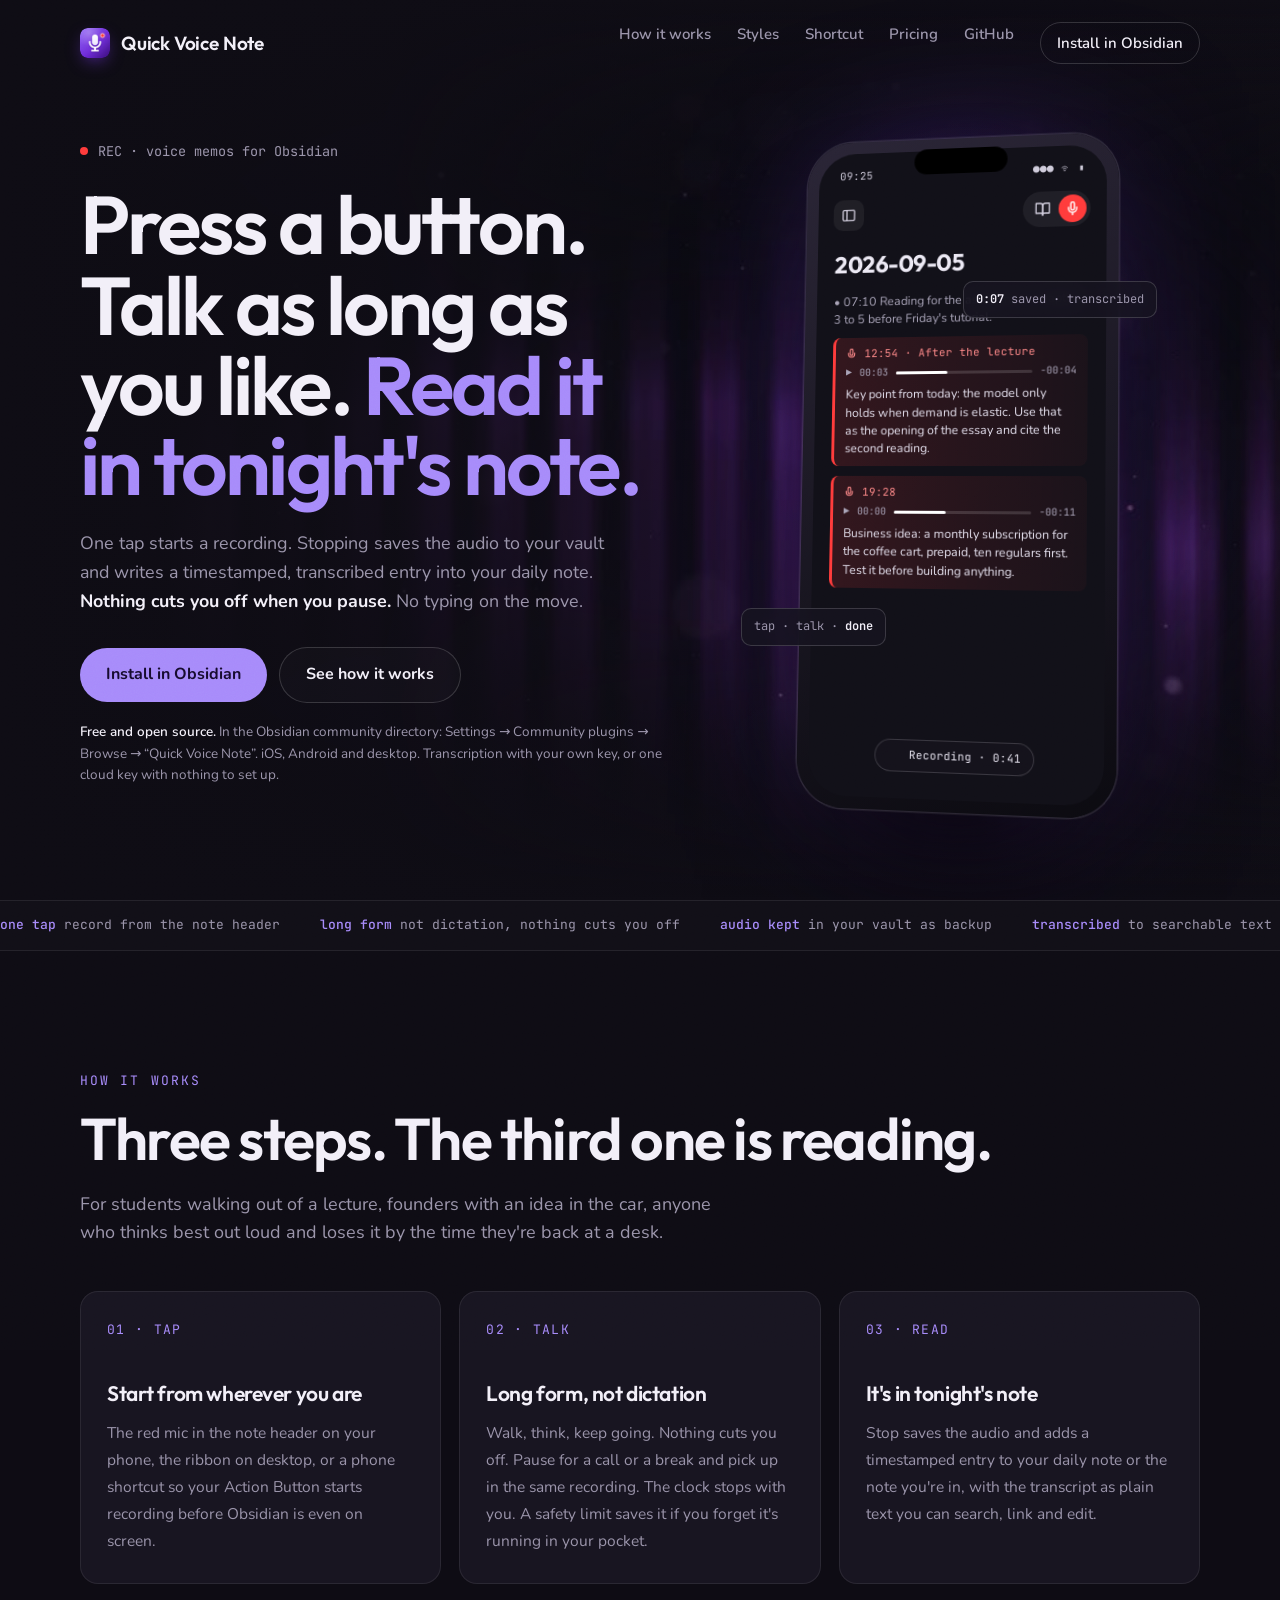
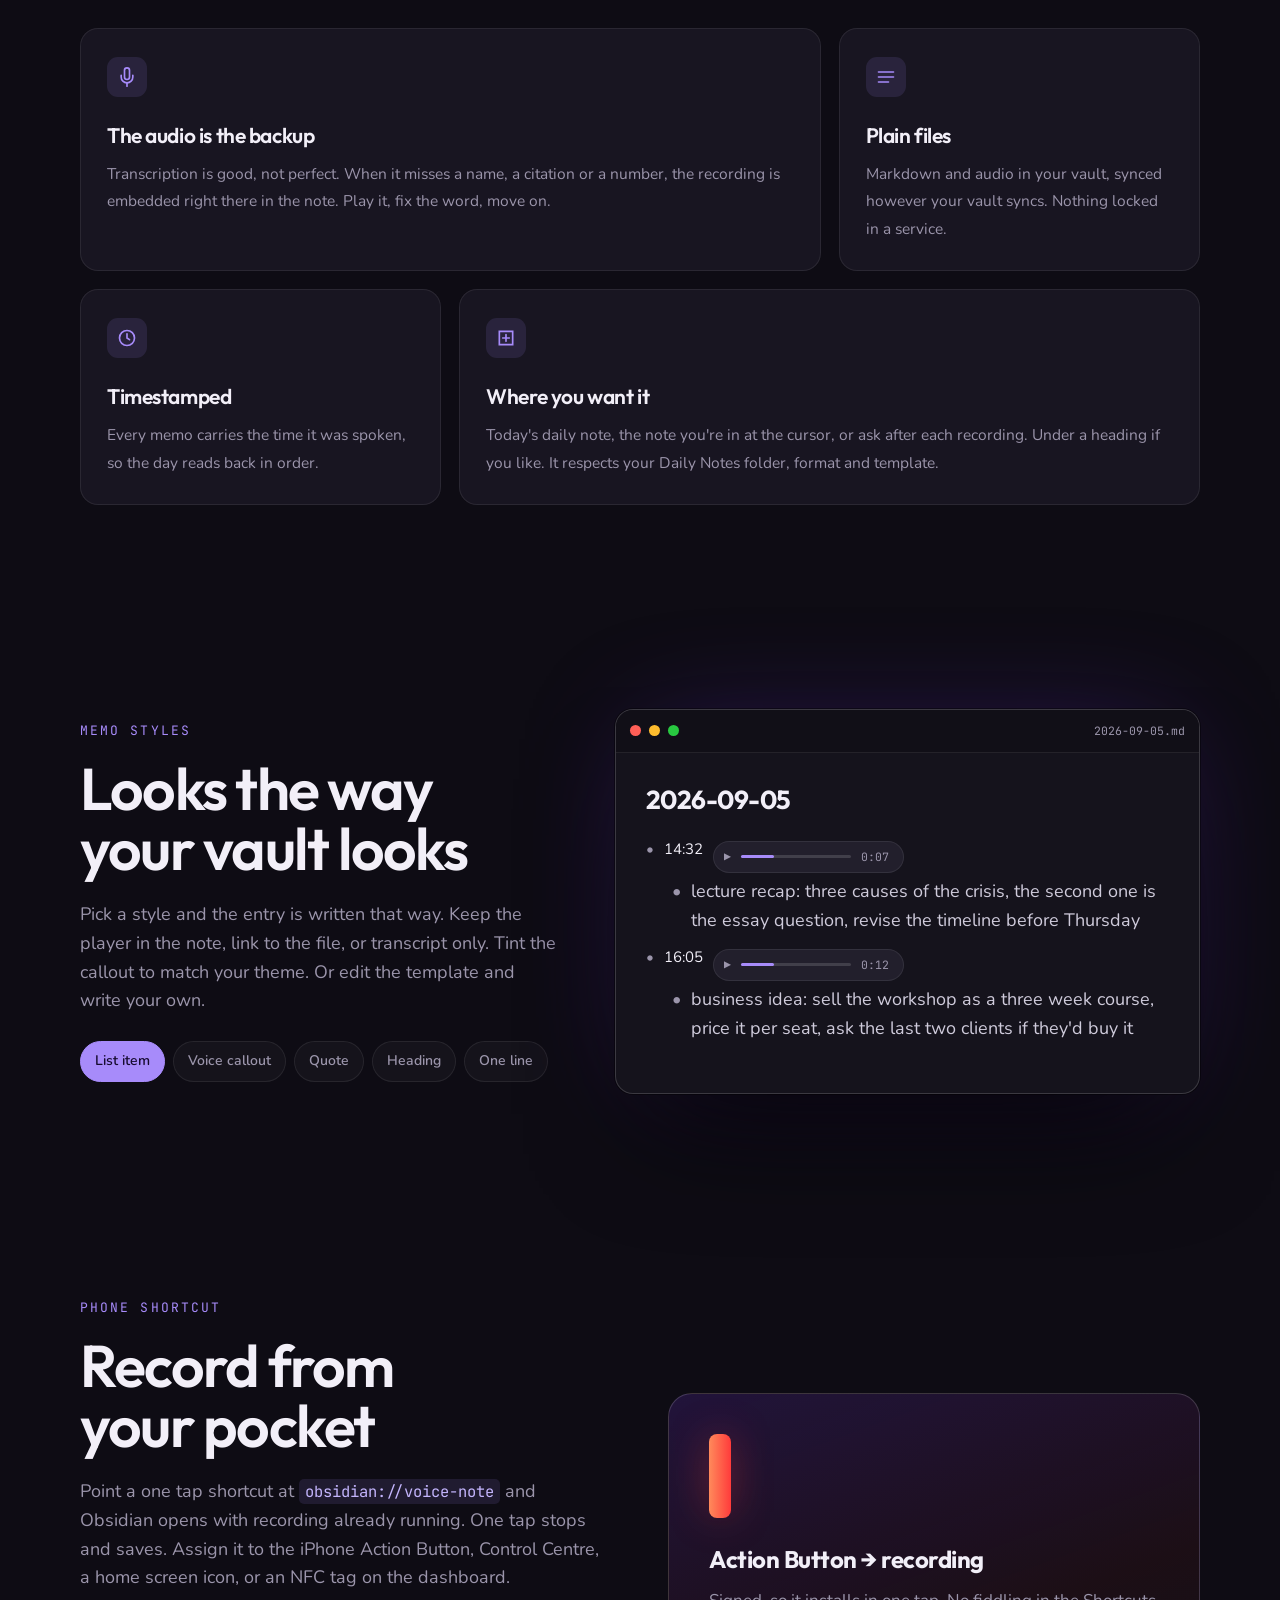
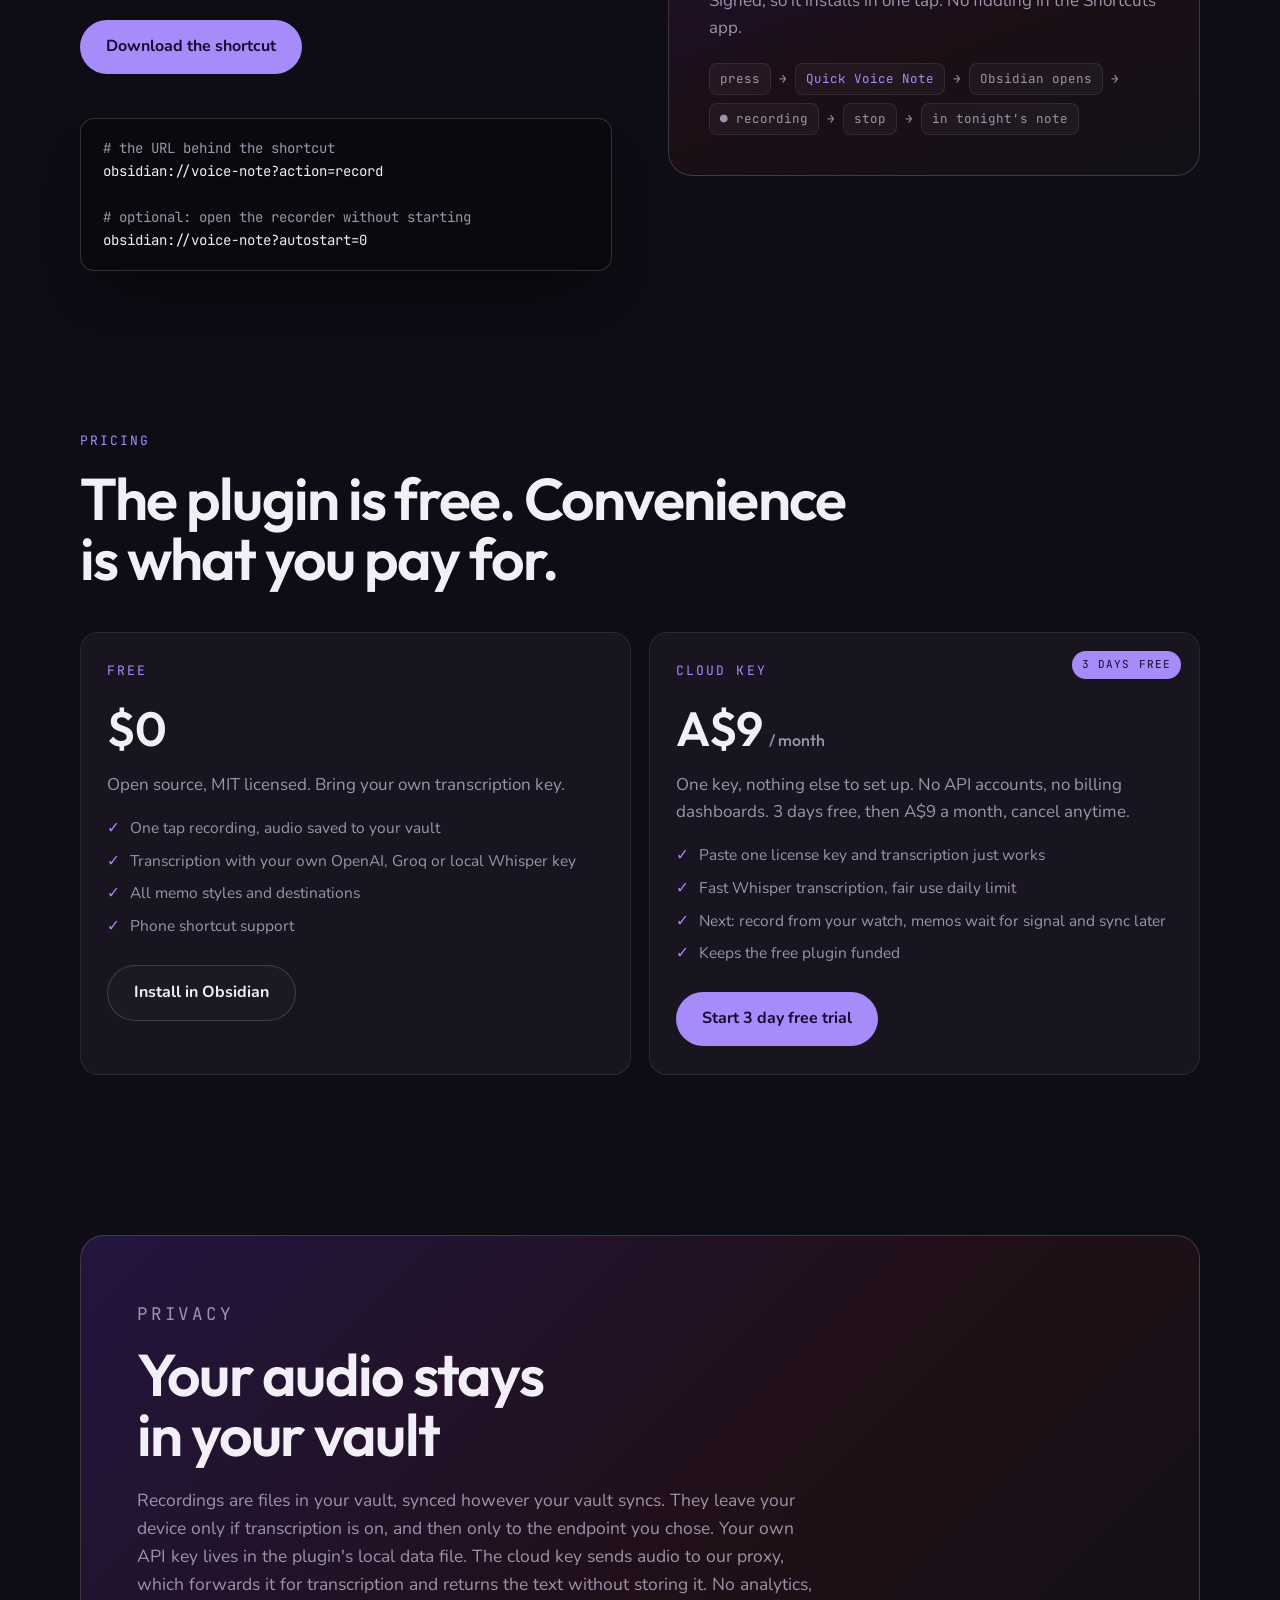
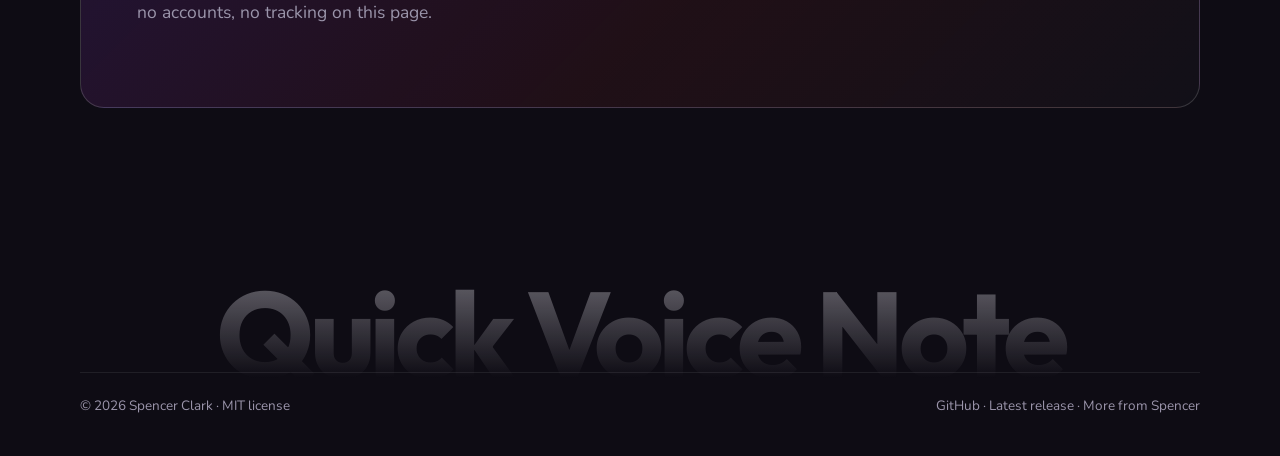
<file: docs/index.html>
<!doctype html>
<html lang="en">
<head>
<meta charset="utf-8">
<meta name="viewport" content="width=device-width, initial-scale=1">
<title>Quick Voice Note for Obsidian</title>
<meta name="description" content="Press a button, talk as long as you like, read it in tonight's note. Quick Voice Note records long voice memos into your Obsidian vault and turns them into readable text. For lecture recaps, study notes, business ideas and every thought that arrives away from your desk.">
<link rel="canonical" href="https://quickvoicenote.com/">
<link rel="icon" href="img/icon-64.png" type="image/png">
<link rel="apple-touch-icon" href="img/icon-256.png">
<meta property="og:title" content="Quick Voice Note">
<meta property="og:description" content="Press a button. Talk as long as you like. Read it in tonight's note. Voice memos for Obsidian, transcribed into your daily note.">
<meta property="og:url" content="https://quickvoicenote.com/">
<meta property="og:image" content="https://quickvoicenote.com/img/icon-512.png">
<meta property="og:type" content="website">
<meta name="theme-color" content="#0e0c14">
<link rel="preconnect" href="https://fonts.googleapis.com">
<link rel="preconnect" href="https://fonts.gstatic.com" crossorigin>
<link rel="stylesheet" href="https://fonts.googleapis.com/css2?family=Outfit:wght@500;600;700&family=Nunito:wght@400;600;700&family=JetBrains+Mono:wght@400;500&display=swap">
<style>
  :root {
    --ground: #0e0c14; --ground-2: #16131f;
    --surface: rgba(30, 26, 40, .72);
    --line: rgba(255,255,255,.08); --line-strong: rgba(255,255,255,.16);
    --text: #f2eff8; --muted: #9b95ab;
    --accent: #a78bfa; --accent-2: #c4b5fd; --accent-ink: #160b2e;
    --violet: #7c3aed; --rec: #ff3b3b; --rec-soft: rgba(255,59,59,.14);
    --chip: #f0b8c4; --chip-bg: rgba(240,184,196,.10);
    --display: "Outfit", "Nunito", system-ui, sans-serif;
    --body: "Nunito", system-ui, sans-serif;
    --mono: "JetBrains Mono", ui-monospace, monospace;
    --ease: cubic-bezier(.16, 1, .3, 1);
  }
  * { box-sizing: border-box; }
  html { scroll-behavior: smooth; }
  body { margin: 0; background: var(--ground); color: var(--text); font-family: var(--body); font-size: 17px; line-height: 1.6; overflow-x: hidden; }
  a { color: var(--accent); text-underline-offset: 3px; }
  a:focus-visible, button:focus-visible { outline: 2px solid var(--accent); outline-offset: 3px; border-radius: 2px; }
  ::selection { background: var(--accent); color: var(--accent-ink); }
  .wrap { width: min(1120px, 100% - 48px); margin: 0 auto; }
  code { font-family: var(--mono); font-size: .86em; color: var(--accent-2); background: rgba(167,139,250,.12); padding: 2px 6px; border-radius: 5px; }

  .grain { position: fixed; inset: -50%; width: 200%; height: 200%; pointer-events: none; z-index: 60; opacity: .06; mix-blend-mode: overlay;
    background-image: url("data:image/svg+xml,%3Csvg xmlns='http://www.w3.org/2000/svg' width='300' height='300'%3E%3Cfilter id='n'%3E%3CfeTurbulence type='fractalNoise' baseFrequency='.9' numOctaves='2' stitchTiles='stitch'/%3E%3C/filter%3E%3Crect width='100%25' height='100%25' filter='url(%23n)'/%3E%3C/svg%3E");
    animation: grain 1.2s steps(6) infinite; }
  @keyframes grain { 0% { transform: translate(0,0) } 20% { transform: translate(-3%,2%) } 40% { transform: translate(2%,-4%) } 60% { transform: translate(-4%,-1%) } 80% { transform: translate(3%,3%) } 100% { transform: translate(0,0) } }
  .glow { position: fixed; left: 0; top: 0; width: 760px; height: 760px; pointer-events: none; z-index: 0; border-radius: 50%;
    background: radial-gradient(closest-side, rgba(124,58,237,.16), rgba(124,58,237,.05) 45%, transparent 70%); will-change: transform; }

  nav { position: fixed; top: 0; left: 0; right: 0; z-index: 50; padding: 22px 0; transition: padding .3s var(--ease), background .3s; }
  nav.scrolled { padding: 12px 0; background: rgba(14,12,20,.72); backdrop-filter: blur(14px); -webkit-backdrop-filter: blur(14px); border-bottom: 1px solid var(--line); }
  nav .wrap { display: flex; justify-content: space-between; align-items: center; gap: 16px; }
  .mark { display: flex; align-items: center; gap: 11px; font-family: var(--display); font-weight: 600; font-size: 19px; color: var(--text); text-decoration: none; letter-spacing: -0.01em; }
  .mark img { width: 30px; height: 30px; border-radius: 8px; box-shadow: 0 6px 18px -6px rgba(124,58,237,.8); }
  nav ul { display: flex; gap: 26px; margin: 0; padding: 0; list-style: none; font-size: 15px; font-weight: 600; }
  nav ul a { color: var(--muted); text-decoration: none; transition: color .2s; }
  nav ul a:hover { color: var(--text); }
  nav ul .cta a { color: var(--text); border: 1px solid var(--line-strong); padding: 8px 16px; border-radius: 999px; }
  nav ul .cta a { white-space: nowrap; display: inline-block; }
  nav ul .cta .short { display: none; }
  @media (max-width: 720px) { nav ul li:not(.cta) { display: none; } nav ul .cta .long { display: none; } nav ul .cta .short { display: inline; } }

  /* ---- hero ---- */
  .hero { position: relative; min-height: 100svh; display: grid; align-items: center; overflow: hidden; padding: 120px 0 80px; isolation: isolate; }
  .hero .wrap { position: relative; z-index: 3; display: grid; grid-template-columns: 1.1fr .9fr; gap: 40px; align-items: center; }
  .promptbar { display: flex; align-items: center; gap: 10px; font-family: var(--mono); font-size: 13.5px; color: var(--muted); margin: 0 0 22px; opacity: 0; animation: fade 1s var(--ease) .1s forwards; }
  .promptbar .dot { width: 8px; height: 8px; border-radius: 50%; background: var(--rec); box-shadow: 0 0 0 0 rgba(255,59,59,.6); animation: pulse 1.6s ease-out infinite; }
  @keyframes pulse { 70% { box-shadow: 0 0 0 10px rgba(255,59,59,0); } 100% { box-shadow: 0 0 0 0 rgba(255,59,59,0); } }
  h1 { font-family: var(--display); font-weight: 600; letter-spacing: -0.035em; font-size: clamp(42px, 6.4vw, 84px); line-height: .98; margin: 0 0 24px; text-wrap: balance; }
  h1 .w { display: inline-block; opacity: 0; transform: translateY(.6em) rotate(2deg); transform-origin: 0 100%; animation: word .9s var(--ease) forwards; }
  h1 .w.v { color: var(--accent); }
  @keyframes word { to { opacity: 1; transform: none; } }
  @keyframes fade { to { opacity: 1; } }
  .lede { max-width: 30em; color: var(--muted); font-size: clamp(17px, 1.4vw, 20px); margin: 0 0 32px; opacity: 0; animation: fade 1s var(--ease) .6s forwards; }
  .lede strong { color: var(--text); font-weight: 700; }
  .cta-row { display: flex; flex-wrap: wrap; gap: 12px; align-items: center; opacity: 0; animation: fade 1s var(--ease) .75s forwards; }
  .btn { position: relative; display: inline-flex; align-items: center; gap: 10px; text-decoration: none; border-radius: 999px; padding: 14px 26px; font-weight: 700; font-size: 16px; transition: background .2s, color .2s, border-color .2s, box-shadow .3s, transform .3s var(--ease); }
  .btn:hover { transform: translateY(-1px); }
  .btn-accent { background: var(--accent); color: var(--accent-ink); }
  .btn-accent:hover { background: var(--accent-2); box-shadow: 0 10px 40px -10px rgba(167,139,250,.7); }
  .btn-ghost { color: var(--text); border: 1px solid var(--line-strong); background: rgba(255,255,255,.02); }
  .btn-ghost:hover { border-color: rgba(255,255,255,.35); background: rgba(255,255,255,.05); }
  .hero-note { margin-top: 18px; font-size: 13.5px; color: var(--muted); opacity: 0; animation: fade 1s var(--ease) 1s forwards; }
  .hero-note b { color: var(--text); font-weight: 600; }

  /* ambient backdrop: Seedance loop over its own poster, masked so it fades out at the edges */
  .wave { position: absolute; inset: 0; z-index: 1; pointer-events: none; opacity: .9; background: url(img/hero-poster.jpg) center / cover no-repeat;
    -webkit-mask-image: radial-gradient(ellipse 75% 65% at 62% 50%, #000 30%, transparent 78%); mask-image: radial-gradient(ellipse 75% 65% at 62% 50%, #000 30%, transparent 78%); }
  .wave-video { display: block; width: 100%; height: 100%; object-fit: cover; }
  .hero-fade { position: absolute; inset: 0; z-index: 2; pointer-events: none;
    background: linear-gradient(90deg, var(--ground) 0%, rgba(14,12,20,.92) 30%, rgba(14,12,20,.3) 60%, rgba(14,12,20,.1) 100%), linear-gradient(180deg, var(--ground) 0%, transparent 20%, transparent 78%, var(--ground) 100%); }

  /* phone */
  .phone-wrap { position: relative; justify-self: center; opacity: 0; animation: fade 1.2s var(--ease) .5s forwards; }
  .phone { position: relative; width: 320px; aspect-ratio: 9 / 19; border-radius: 48px; padding: 12px; background: linear-gradient(160deg, #2a2536, #0b0a10);
    box-shadow: 0 0 0 1.5px rgba(255,255,255,.12), 0 80px 140px -50px rgba(0,0,0,.95), 0 0 160px -40px rgba(124,58,237,.55);
    transform: perspective(1400px) rotateY(-10deg) rotateX(4deg); transition: transform 1s var(--ease); }
  .phone-wrap:hover .phone { transform: perspective(1400px) rotateY(0) rotateX(0); }
  .screen { position: absolute; inset: 12px; border-radius: 38px; overflow: hidden; background: #111018; color: #ece9f4; font-size: 13px; line-height: 1.45; }
  .notch { position: absolute; top: 10px; left: 50%; transform: translateX(-50%); width: 96px; height: 26px; border-radius: 999px; background: #000; z-index: 3; }
  .status { display: flex; justify-content: space-between; padding: 16px 22px 0; font-family: var(--mono); font-size: 11px; color: #cfcbdb; }
  .bar2 { display: flex; justify-content: space-between; align-items: center; padding: 14px 16px 6px; }
  .bar2 .sq { width: 32px; height: 32px; border-radius: 10px; background: rgba(255,255,255,.06); display: grid; place-items: center; color: #cfcbdb; }
  .bar2 .pill { display: flex; align-items: center; gap: 8px; padding: 4px 4px 4px 12px; border-radius: 999px; background: rgba(255,255,255,.06); }
  .bar2 .pill svg { width: 16px; height: 16px; color: #cfcbdb; }
  .bar2 .mic { width: 28px; height: 28px; border-radius: 50%; background: var(--rec); display: grid; place-items: center; box-shadow: 0 0 0 0 rgba(255,59,59,.55); animation: pulse 1.8s ease-out infinite; }
  .bar2 .mic svg { width: 14px; height: 14px; color: #fff; }
  .note { padding: 6px 18px 20px; }
  .note h4 { font-family: var(--display); font-size: 24px; margin: 4px 0 12px; letter-spacing: -0.02em; }
  .line { color: #a9a4b8; font-size: 12.5px; margin-bottom: 8px; }
  .memo { border-left: 3px solid var(--rec); background: linear-gradient(90deg, rgba(255,59,59,.14), rgba(255,59,59,.04)); border-radius: 8px; padding: 9px 11px; margin: 10px 0; }
  .memo .t { display: flex; gap: 8px; align-items: center; font-family: var(--mono); font-size: 11px; color: #ff8a8a; margin-bottom: 4px; }
  .memo .t svg { width: 11px; height: 11px; }
  .player { display: flex; align-items: center; gap: 8px; font-family: var(--mono); font-size: 10px; color: #a9a4b8; margin: 4px 0 6px; }
  .player .trk { flex: 1; height: 3px; border-radius: 2px; background: rgba(255,255,255,.14); position: relative; }
  .player .trk::before { content: ""; position: absolute; left: 0; top: 0; bottom: 0; width: 38%; background: #fff; border-radius: 2px; }
  .memo p { margin: 0; font-size: 12.5px; color: #e6e2f0; }
  .toast { position: absolute; left: 50%; bottom: 26px; transform: translateX(-50%); white-space: nowrap; font-family: var(--mono); font-size: 11px; color: #ece9f4; background: rgba(20,18,28,.9); border: 1px solid var(--line-strong); padding: 7px 12px; border-radius: 999px; backdrop-filter: blur(8px); display: flex; gap: 8px; align-items: center; }
  .toast .eq { display: inline-flex; gap: 2px; align-items: flex-end; height: 10px; }
  .toast .eq i { width: 2px; background: var(--rec); border-radius: 1px; animation: eq .8s ease-in-out infinite; }
  .toast .eq i:nth-child(2) { animation-delay: .15s } .toast .eq i:nth-child(3) { animation-delay: .3s } .toast .eq i:nth-child(4) { animation-delay: .45s }
  @keyframes eq { 0%, 100% { height: 3px } 50% { height: 10px } }
  .float { position: absolute; z-index: 2; font-family: var(--mono); font-size: 12px; color: var(--muted); background: rgba(22,19,31,.85); border: 1px solid var(--line-strong); padding: 8px 12px; border-radius: 10px; backdrop-filter: blur(10px); box-shadow: 0 20px 40px -20px rgba(0,0,0,.8); animation: bob 6s ease-in-out infinite; }
  .float b { color: var(--text); font-weight: 600; }
  .float.a { right: -40px; top: 22%; animation-delay: -2s; }
  .float.b { left: -56px; bottom: 24%; }
  @keyframes bob { 50% { transform: translateY(-8px); } }

  .ticker { position: relative; z-index: 3; border-top: 1px solid var(--line); border-bottom: 1px solid var(--line); background: rgba(255,255,255,.015); overflow: hidden; padding: 14px 0; }
  .ticker .track { display: flex; gap: 40px; width: max-content; animation: ticker 44s linear infinite; }
  .ticker:hover .track { animation-play-state: paused; }
  .ticker span { font-family: var(--mono); font-size: 13px; color: var(--muted); white-space: nowrap; }
  .ticker span b { color: var(--accent); font-weight: 500; }
  @keyframes ticker { to { transform: translateX(-50%); } }

  section { position: relative; z-index: 3; padding: 120px 0 40px; }
  .kicker { font-family: var(--mono); font-size: 13px; letter-spacing: .16em; text-transform: uppercase; color: var(--accent); margin: 0 0 16px; }
  h2 { font-family: var(--display); font-weight: 600; letter-spacing: -0.03em; font-size: clamp(34px, 4.6vw, 60px); line-height: 1.02; margin: 0 0 22px; text-wrap: balance; }
  .sub { color: var(--muted); max-width: 36em; font-size: 18px; margin: 0; }
  .reveal { opacity: 0; transform: translateY(28px); transition: opacity .9s var(--ease), transform .9s var(--ease); }
  .reveal.in { opacity: 1; transform: none; }
  .reveal[data-delay="1"] { transition-delay: .1s } .reveal[data-delay="2"] { transition-delay: .2s } .reveal[data-delay="3"] { transition-delay: .3s } .reveal[data-delay="4"] { transition-delay: .4s }

  .card { position: relative; padding: 28px 26px; border-radius: 18px; background: var(--surface); border: 1px solid var(--line); backdrop-filter: blur(12px); -webkit-backdrop-filter: blur(12px); overflow: hidden; transition: transform .5s var(--ease); }
  .card::before { content: ""; position: absolute; inset: -1px; border-radius: inherit; padding: 1px; pointer-events: none;
    background: linear-gradient(140deg, rgba(167,139,250,.8), transparent 40%, transparent 60%, rgba(255,59,59,.5));
    -webkit-mask: linear-gradient(#000 0 0) content-box, linear-gradient(#000 0 0); -webkit-mask-composite: xor; mask-composite: exclude; opacity: 0; transition: opacity .4s; }
  .card:hover { transform: translateY(-4px); }
  .card:hover::before { opacity: 1; }
  .card .ico { width: 40px; height: 40px; border-radius: 11px; display: grid; place-items: center; background: rgba(167,139,250,.12); color: var(--accent); margin-bottom: 22px; }
  .card .ico svg { width: 20px; height: 20px; }
  .card b { display: block; font-family: var(--display); font-weight: 600; font-size: 21px; letter-spacing: -0.02em; margin-bottom: 8px; }
  .card span { color: var(--muted); font-size: 15.5px; }
  .features { display: grid; grid-template-columns: repeat(3, 1fr); gap: 18px; margin-top: 44px; }
  .features .card.wide { grid-column: span 2; }

  /* styles showcase */
  .showcase { display: grid; grid-template-columns: .9fr 1.1fr; gap: 56px; align-items: center; margin-top: 44px; }
  .tabs { display: flex; flex-wrap: wrap; gap: 8px; margin: 26px 0 0; padding: 0; list-style: none; }
  .tabs button { font: inherit; font-weight: 600; font-size: 14px; color: var(--muted); background: rgba(255,255,255,.03); border: 1px solid var(--line); padding: 8px 14px; border-radius: 999px; cursor: pointer; transition: all .2s; }
  .tabs button:hover { color: var(--text); border-color: var(--line-strong); }
  .tabs button.on { color: var(--accent-ink); background: var(--accent); border-color: var(--accent); }
  .app { position: relative; border-radius: 18px; overflow: hidden; background: #15131c; border: 1px solid var(--line-strong);
    box-shadow: 0 60px 120px -40px rgba(0,0,0,.9), 0 0 0 1px rgba(0,0,0,.4), 0 0 120px -30px rgba(124,58,237,.35);
    transform: perspective(1400px) rotateY(-6deg) rotateX(2deg); transition: transform 1s var(--ease); }
  .app:hover { transform: perspective(1400px) rotateY(0) rotateX(0); }
  .app .bar { display: flex; align-items: center; gap: 8px; padding: 12px 14px; border-bottom: 1px solid var(--line); background: #110f17; }
  .app .bar i { width: 11px; height: 11px; border-radius: 50%; display: block; }
  .app .bar i:nth-child(1) { background: #ff5f57 } .app .bar i:nth-child(2) { background: #febc2e } .app .bar i:nth-child(3) { background: #28c840 }
  .app .bar span { margin-left: auto; font-family: var(--mono); font-size: 11.5px; color: var(--muted); }
  .app .doc { padding: 26px 30px 30px; min-height: 340px; font-size: 15px; line-height: 1.6; }
  .app .doc h5 { font-family: var(--display); font-size: 26px; margin: 0 0 16px; letter-spacing: -0.02em; }
  .pane { display: none; } .pane.on { display: block; animation: fade .5s var(--ease) forwards; }
  .li { display: flex; gap: 10px; } .li::before { content: "•"; color: var(--muted); }
  .li.sub { margin-left: 26px; color: #cfcbdb; }
  .aud { display: inline-flex; align-items: center; gap: 10px; background: #221f2c; border: 1px solid var(--line); border-radius: 999px; padding: 6px 14px 6px 10px; font-family: var(--mono); font-size: 11.5px; color: var(--muted); vertical-align: middle; margin: 4px 0; }
  .aud .trk { width: 110px; height: 3px; border-radius: 2px; background: rgba(255,255,255,.14); position: relative; }
  .aud .trk::before { content: ""; position: absolute; left: 0; top: 0; bottom: 0; width: 30%; background: var(--accent); border-radius: 2px; }
  .callout { border-left: 3px solid var(--rec); background: var(--rec-soft); border-radius: 8px; padding: 12px 16px; }
  .callout .ct { display: flex; align-items: center; gap: 8px; color: #ff8a8a; font-weight: 700; margin-bottom: 6px; }
  .callout .ct svg { width: 16px; height: 16px; }
  .quote { border-left: 3px solid var(--accent); padding-left: 16px; color: #d6d2e2; }
  .hd { font-family: var(--display); font-size: 20px; margin: 0 0 8px; }
  .muted { color: var(--muted); }

  .steps { display: grid; grid-template-columns: repeat(3, 1fr); gap: 18px; margin-top: 44px; }
  .steps .n { font-family: var(--mono); font-size: 13px; color: var(--accent); letter-spacing: .1em; margin-bottom: 36px; }
  pre { margin: 44px 0 0; background: #0a090e; border: 1px solid var(--line-strong); border-radius: 14px; padding: 18px 22px; overflow-x: auto; font-family: var(--mono); font-size: 14px; line-height: 1.65; color: var(--text); box-shadow: 0 30px 60px -30px rgba(0,0,0,.8); }
  pre .c { color: var(--muted); } pre .k { color: var(--accent-2); }

  /* shortcut */
  .split { display: grid; grid-template-columns: 1fr 1fr; gap: 56px; align-items: center; margin-top: 44px; }
  .button-card { position: relative; border-radius: 24px; padding: 40px; background: linear-gradient(160deg, rgba(124,58,237,.18), rgba(255,59,59,.06) 60%, rgba(255,255,255,.02)); border: 1px solid var(--line-strong); overflow: hidden; }
  .button-card .ab { width: 22px; height: 84px; border-radius: 8px; background: linear-gradient(90deg, #ff8a5b, #ff3b3b); box-shadow: 0 0 40px -6px rgba(255,59,59,.8); margin-bottom: 22px; }
  .button-card b { display: block; font-family: var(--display); font-size: 24px; letter-spacing: -0.02em; margin-bottom: 8px; }
  .button-card p { color: var(--muted); margin: 0 0 22px; }
  .chain { display: flex; flex-wrap: wrap; gap: 8px; align-items: center; font-family: var(--mono); font-size: 12.5px; color: var(--muted); }
  .chain span { background: rgba(255,255,255,.04); border: 1px solid var(--line); padding: 5px 10px; border-radius: 8px; }
  .chain em { font-style: normal; color: var(--accent); }

  /* pricing */
  .plans { display: grid; grid-template-columns: 1fr 1fr; gap: 18px; margin-top: 44px; }
  .plan .price { font-family: var(--display); font-size: 48px; font-weight: 600; letter-spacing: -0.03em; margin: 8px 0 4px; }
  .plan .price small { font-size: 16px; font-weight: 500; color: var(--muted); letter-spacing: 0; }
  .plan ul { padding-left: 0; list-style: none; margin: 18px 0 26px; color: var(--muted); font-size: 15.5px; }
  .plan li { display: flex; gap: 10px; margin: 8px 0; }
  .plan li::before { content: "✓"; color: var(--accent); font-weight: 700; }
  .plan.soon::before { opacity: 1; }
  .badge, .card span.badge { position: absolute; top: 18px; right: 18px; font-family: var(--mono); font-size: 11px; letter-spacing: .1em; text-transform: uppercase; color: var(--accent-ink); background: var(--accent); padding: 5px 10px; border-radius: 999px; }

  .support { position: relative; overflow: hidden; border-radius: 24px; padding: 64px 56px; background: linear-gradient(135deg, rgba(124,58,237,.2), rgba(255,59,59,.08) 60%, rgba(255,255,255,.02)); border: 1px solid var(--line-strong); }
  .support .inner { max-width: 40em; position: relative; }
  .support p { color: var(--muted); font-size: 17.5px; }

  footer { position: relative; z-index: 3; margin-top: 120px; padding: 0 0 40px; overflow: hidden; }
  footer .big { font-family: var(--display); font-weight: 700; letter-spacing: -0.05em; line-height: .85; font-size: clamp(40px, 9.5vw, 150px); margin: 0; white-space: nowrap; text-align: center;
    background: linear-gradient(180deg, rgba(242,239,248,.35), rgba(242,239,248,0) 92%); -webkit-background-clip: text; background-clip: text; color: transparent; transform: translateY(14%); }
  footer .row { display: flex; flex-wrap: wrap; gap: 8px 28px; justify-content: space-between; color: var(--muted); font-size: 13.5px; border-top: 1px solid var(--line); padding-top: 22px; }
  footer a { color: var(--muted); text-decoration: none; }
  footer a:hover { color: var(--text); }

  @media (max-width: 900px) {
    .hero .wrap { grid-template-columns: 1fr; gap: 56px; }
    .phone { transform: none; width: 280px; }
    .float.a { right: -8px; } .float.b { left: -8px; }
    .features, .steps, .plans { grid-template-columns: 1fr; }
    .features .card.wide { grid-column: auto; }
    .showcase, .split { grid-template-columns: 1fr; gap: 40px; }
    .app { transform: none; }
    .support { padding: 44px 28px; }
    .hero-fade { background: linear-gradient(180deg, var(--ground) 0%, rgba(14,12,20,.85) 40%, rgba(14,12,20,.8) 100%); }
  }
  @media (max-width: 720px) {
    body { font-size: 16px; }
    .wrap { width: min(1120px, 100% - 40px); }
    nav { padding: 14px 0; }
    nav.scrolled { padding: 10px 0; }
    nav .wrap { gap: 10px; }
    .mark { font-size: 16px; gap: 9px; white-space: nowrap; }
    .mark img { width: 26px; height: 26px; }
    nav ul .cta a { padding: 7px 13px; font-size: 14px; }
    .hero { min-height: auto; padding: 88px 0 48px; }
    .hero .wrap { gap: 34px; }
    .promptbar { font-size: 12.5px; margin-bottom: 14px; }
    h1 { font-size: clamp(38px, 11.6vw, 50px); line-height: 1; margin-bottom: 16px; }
    .lede { font-size: 16.5px; margin-bottom: 20px; }
    .cta-row { gap: 10px; }
    .cta-row .btn { flex: 1 1 100%; justify-content: center; text-align: center; }
    .hero-note { font-size: 13px; margin-top: 14px; }
    .hero-fade { background: linear-gradient(180deg, var(--ground) 0%, rgba(14,12,20,.55) 40%, rgba(14,12,20,.7) 100%); }
    .wave { opacity: .7; }
    .phone { width: 236px; border-radius: 40px; padding: 9px; }
    .float { font-size: 11px; padding: 6px 10px; }
    .float.a { right: 0; } .float.b { left: 0; }
    section { padding: 80px 0 20px; }
    h2 { font-size: clamp(28px, 8.4vw, 38px); }
    .sub { font-size: 16.5px; }
    .card { padding: 22px 20px; border-radius: 16px; }
    .card .ico { margin-bottom: 16px; }
    .steps .n { margin-bottom: 18px; }
    .showcase > *, .split > *, .hero .wrap > * { min-width: 0; }
    .tabs { max-width: 100%; flex-wrap: nowrap; overflow-x: auto; -webkit-overflow-scrolling: touch; padding-bottom: 6px; scrollbar-width: none; }
    .tabs::-webkit-scrollbar { display: none; }
    .tabs button { flex: 0 0 auto; white-space: nowrap; }
    .app .doc { padding: 20px 18px 22px; font-size: 14px; min-height: 0; }
    .app .doc h5 { font-size: 22px; }
    pre { margin-top: 28px; padding: 14px 16px; font-size: 12.5px; }
    .support { padding: 34px 22px; border-radius: 18px; }
    .plan .price { font-size: 40px; }
    .badge { top: 14px; right: 14px; }
    footer { margin-top: 80px; }
  }
  @media (prefers-reduced-motion: reduce) {
    html { scroll-behavior: auto; }
    .grain, .ticker .track, .toast .eq i, .float, .promptbar .dot, .bar2 .mic { animation: none !important; }
    .wave-video { display: none; }
    h1 .w, .promptbar, .lede, .cta-row, .hero-note, .phone-wrap { animation: none !important; opacity: 1; transform: none; }
    .reveal { opacity: 1; transform: none; transition: none; }
    .glow { display: none !important; }
    .phone, .app { transform: none; }
  }
</style>
</head>
<body>
<div class="grain" aria-hidden="true"></div>
<div class="glow" id="glow" aria-hidden="true"></div>

<nav id="nav">
  <div class="wrap">
    <a class="mark" href="./"><img src="img/icon-64.png" alt="" width="30" height="30">Quick Voice Note</a>
    <ul>
      <li><a href="#how">How it works</a></li>
      <li><a href="#styles">Styles</a></li>
      <li><a href="#shortcut">Shortcut</a></li>
      <li><a href="#pricing">Pricing</a></li>
      <li><a href="https://github.com/spencer1975/quick-voice-note">GitHub</a></li>
      <li class="cta"><a href="obsidian://show-plugin?id=quick-voice-note"><span class="long">Install in Obsidian</span><span class="short">Install</span></a></li>
    </ul>
  </div>
</nav>

<header class="hero">
  <div class="wave" aria-hidden="true">
    <video class="wave-video" id="wave-video" autoplay muted loop playsinline preload="metadata" poster="img/hero-poster.jpg" disablepictureinpicture>
      <source src="img/hero-loop.mp4" type="video/mp4">
    </video>
  </div>
  <div class="hero-fade" aria-hidden="true"></div>
  <div class="wrap">
    <div class="hero-copy">
      <p class="promptbar"><span class="dot"></span> REC · voice memos for Obsidian</p>
      <h1 id="headline">Press a button. Talk as long as you like. <span class="v">Read it in tonight's note.</span></h1>
      <p class="lede">One tap starts a recording. Stopping saves the audio to your vault and writes a timestamped, transcribed entry into your daily note. <strong>Nothing cuts you off when you pause.</strong> No typing on the move.</p>
      <div class="cta-row">
        <a class="btn btn-accent" href="obsidian://show-plugin?id=quick-voice-note">Install in Obsidian</a>
        <a class="btn btn-ghost" href="#how">See how it works</a>
      </div>
      <p class="hero-note"><b>Free and open source.</b> In the Obsidian community directory: Settings → Community plugins → Browse → “Quick Voice Note”. iOS, Android and desktop. Transcription with your own key, or one cloud key with nothing to set up.</p>
    </div>

    <div class="phone-wrap" aria-label="A daily note in Obsidian on a phone, recording in progress">
      <div class="float a"><b>0:07</b> saved · transcribed</div>
      <div class="float b">tap · talk · <b>done</b></div>
      <div class="phone">
        <div class="notch"></div>
        <div class="screen">
          <div class="status"><span>09:25</span><span>●●● ᯤ ▮</span></div>
          <div class="bar2">
            <div class="sq"><svg width="16" height="16" viewBox="0 0 24 24" fill="none" stroke="currentColor" stroke-width="2"><rect x="3" y="4" width="18" height="16" rx="2"/><path d="M9 4v16"/></svg></div>
            <div class="pill">
              <svg viewBox="0 0 24 24" fill="none" stroke="currentColor" stroke-width="2" stroke-linecap="round" stroke-linejoin="round"><path d="M2 3h6a4 4 0 0 1 4 4v14a3 3 0 0 0-3-3H2z"/><path d="M22 3h-6a4 4 0 0 0-4 4v14a3 3 0 0 1 3-3h7z"/></svg>
              <span class="mic"><svg viewBox="0 0 24 24" fill="none" stroke="currentColor" stroke-width="2.4" stroke-linecap="round" stroke-linejoin="round"><path d="M12 1a3 3 0 0 0-3 3v8a3 3 0 0 0 6 0V4a3 3 0 0 0-3-3z"/><path d="M19 10v2a7 7 0 0 1-14 0v-2"/><line x1="12" y1="19" x2="12" y2="23"/></svg></span>
            </div>
          </div>
          <div class="note">
            <h4>2026-09-05</h4>
            <div class="line">• 07:10 Reading for the assignment: chapters 3 to 5 before Friday's tutorial.</div>
            <div class="memo">
              <div class="t"><svg viewBox="0 0 24 24" fill="none" stroke="currentColor" stroke-width="2.4" stroke-linecap="round"><path d="M12 1a3 3 0 0 0-3 3v8a3 3 0 0 0 6 0V4a3 3 0 0 0-3-3z"/><path d="M19 10v2a7 7 0 0 1-14 0v-2"/></svg>12:54 · After the lecture</div>
              <div class="player">▶ <span>00:03</span><span class="trk"></span><span>-00:04</span></div>
              <p>Key point from today: the model only holds when demand is elastic. Use that as the opening of the essay and cite the second reading.</p>
            </div>
            <div class="memo">
              <div class="t"><svg viewBox="0 0 24 24" fill="none" stroke="currentColor" stroke-width="2.4" stroke-linecap="round"><path d="M12 1a3 3 0 0 0-3 3v8a3 3 0 0 0 6 0V4a3 3 0 0 0-3-3z"/><path d="M19 10v2a7 7 0 0 1-14 0v-2"/></svg>19:28</div>
              <div class="player">▶ <span>00:00</span><span class="trk"></span><span>-00:11</span></div>
              <p>Business idea: a monthly subscription for the coffee cart, prepaid, ten regulars first. Test it before building anything.</p>
            </div>
          </div>
          <div class="toast"><span class="eq"><i></i><i></i><i></i><i></i></span> Recording · 0:41</div>
        </div>
      </div>
    </div>
  </div>
</header>

<div class="ticker" aria-hidden="true">
  <div class="track" id="track">
    <span><b>one tap</b> record from the note header</span>
    <span><b>long form</b> not dictation, nothing cuts you off</span>
    <span><b>audio kept</b> in your vault as backup</span>
    <span><b>transcribed</b> to searchable text</span>
    <span><b>your note</b> daily note or the one you're in</span>
    <span><b>shortcut</b> Action Button, NFC, home screen</span>
    <span><b>open source</b> MIT, plain markdown</span>
  </div>
</div>

<section id="how">
  <div class="wrap">
    <p class="kicker reveal">How it works</p>
    <h2 class="reveal" data-delay="1">Three steps. The third one is reading.</h2>
    <p class="sub reveal" data-delay="2">For students walking out of a lecture, founders with an idea in the car, anyone who thinks best out loud and loses it by the time they're back at a desk.</p>
    <div class="steps">
      <div class="card reveal" data-delay="1"><div class="n">01 · TAP</div><b>Start from wherever you are</b><span>The red mic in the note header on your phone, the ribbon on desktop, or a phone shortcut so your Action Button starts recording before Obsidian is even on screen.</span></div>
      <div class="card reveal" data-delay="2"><div class="n">02 · TALK</div><b>Long form, not dictation</b><span>Walk, think, keep going. Nothing cuts you off. Pause for a call or a break and pick up in the same recording. The clock stops with you. A safety limit saves it if you forget it's running in your pocket.</span></div>
      <div class="card reveal" data-delay="3"><div class="n">03 · READ</div><b>It's in tonight's note</b><span>Stop saves the audio and adds a timestamped entry to your daily note or the note you're in, with the transcript as plain text you can search, link and edit.</span></div>
    </div>
    <div class="features">
      <div class="card wide reveal" data-delay="1">
        <div class="ico"><svg viewBox="0 0 24 24" fill="none" stroke="currentColor" stroke-width="2" stroke-linecap="round"><path d="M12 1a3 3 0 0 0-3 3v8a3 3 0 0 0 6 0V4a3 3 0 0 0-3-3z"/><path d="M19 10v2a7 7 0 0 1-14 0v-2"/><line x1="12" y1="19" x2="12" y2="23"/></svg></div>
        <b>The audio is the backup</b>
        <span>Transcription is good, not perfect. When it misses a name, a citation or a number, the recording is embedded right there in the note. Play it, fix the word, move on.</span>
      </div>
      <div class="card reveal" data-delay="2">
        <div class="ico"><svg viewBox="0 0 24 24" fill="none" stroke="currentColor" stroke-width="2" stroke-linecap="round"><path d="M3 12h18"/><path d="M3 6h18"/><path d="M3 18h12"/></svg></div>
        <b>Plain files</b>
        <span>Markdown and audio in your vault, synced however your vault syncs. Nothing locked in a service.</span>
      </div>
      <div class="card reveal" data-delay="1">
        <div class="ico"><svg viewBox="0 0 24 24" fill="none" stroke="currentColor" stroke-width="2" stroke-linecap="round"><circle cx="12" cy="12" r="9"/><path d="M12 7v5l3 2"/></svg></div>
        <b>Timestamped</b>
        <span>Every memo carries the time it was spoken, so the day reads back in order.</span>
      </div>
      <div class="card wide reveal" data-delay="2">
        <div class="ico"><svg viewBox="0 0 24 24" fill="none" stroke="currentColor" stroke-width="2" stroke-linecap="round"><path d="M4 4h16v16H4z"/><path d="M8 12h8M12 8v8"/></svg></div>
        <b>Where you want it</b>
        <span>Today's daily note, the note you're in at the cursor, or ask after each recording. Under a heading if you like. It respects your Daily Notes folder, format and template.</span>
      </div>
    </div>
  </div>
</section>

<section id="styles">
  <div class="wrap">
    <div class="showcase">
      <div>
        <p class="kicker reveal">Memo styles</p>
        <h2 class="reveal" data-delay="1">Looks the way your vault looks</h2>
        <p class="sub reveal" data-delay="2">Pick a style and the entry is written that way. Keep the player in the note, link to the file, or transcript only. Tint the callout to match your theme. Or edit the template and write your own.</p>
        <ul class="tabs reveal" data-delay="3" role="tablist">
          <li><button class="on" data-pane="p-list">List item</button></li>
          <li><button data-pane="p-callout">Voice callout</button></li>
          <li><button data-pane="p-quote">Quote</button></li>
          <li><button data-pane="p-heading">Heading</button></li>
          <li><button data-pane="p-line">One line</button></li>
        </ul>
      </div>
      <div class="app reveal" data-delay="2">
        <div class="bar"><i></i><i></i><i></i><span>2026-09-05.md</span></div>
        <div class="doc">
          <h5>2026-09-05</h5>
          <div class="pane on" id="p-list">
            <div class="li">14:32 <span class="aud">▶ <span class="trk"></span> 0:07</span></div>
            <div class="li sub">lecture recap: three causes of the crisis, the second one is the essay question, revise the timeline before Thursday</div>
            <div class="li" style="margin-top:10px">16:05 <span class="aud">▶ <span class="trk"></span> 0:12</span></div>
            <div class="li sub">business idea: sell the workshop as a three week course, price it per seat, ask the last two clients if they'd buy it</div>
          </div>
          <div class="pane" id="p-callout">
            <div class="callout">
              <div class="ct"><svg viewBox="0 0 24 24" fill="none" stroke="currentColor" stroke-width="2.4" stroke-linecap="round"><path d="M12 1a3 3 0 0 0-3 3v8a3 3 0 0 0 6 0V4a3 3 0 0 0-3-3z"/><path d="M19 10v2a7 7 0 0 1-14 0v-2"/></svg>14:32 · Lecture recap</div>
              <div><span class="aud">▶ <span class="trk"></span> 0:07</span></div>
              <div>lecture recap: three causes of the crisis, the second one is the essay question, revise the timeline before Thursday</div>
            </div>
            <p class="muted" style="margin:14px 0 0;font-size:13.5px">Colour and wash are yours to choose in settings.</p>
          </div>
          <div class="pane" id="p-quote">
            <div class="quote"><b>14:32</b> Lecture recap<br><span class="aud">▶ <span class="trk"></span> 0:07</span><br><br>lecture recap: three causes of the crisis, the second one is the essay question, revise the timeline before Thursday</div>
          </div>
          <div class="pane" id="p-heading">
            <p class="hd">14:32 Lecture recap</p>
            <div><span class="aud">▶ <span class="trk"></span> 0:07</span></div>
            <p style="margin:12px 0 0">lecture recap: three causes of the crisis, the second one is the essay question, revise the timeline before Thursday</p>
          </div>
          <div class="pane" id="p-line">
            <div class="li">14:32 lecture recap: three causes of the crisis, the second one is the essay question, revise the timeline before Thursday <a href="#" onclick="return false" style="text-decoration:none">[[Voice 14-32-10.m4a]]</a></div>
            <div class="li">16:05 business idea: sell the workshop as a three week course, price it per seat, ask the last two clients if they'd buy it <a href="#" onclick="return false" style="text-decoration:none">[[Voice 16-05-41.m4a]]</a></div>
          </div>
        </div>
      </div>
    </div>
  </div>
</section>

<section id="shortcut">
  <div class="wrap">
    <div class="split">
      <div>
        <p class="kicker reveal">Phone shortcut</p>
        <h2 class="reveal" data-delay="1">Record from your pocket</h2>
        <p class="sub reveal" data-delay="2">Point a one tap shortcut at <code>obsidian://voice-note</code> and Obsidian opens with recording already running. One tap stops and saves. Assign it to the iPhone Action Button, Control Centre, a home screen icon, or an NFC tag on the dashboard.</p>
        <div class="cta-row reveal" data-delay="3" style="opacity:1;animation:none;margin-top:28px">
          <a class="btn btn-accent" href="quick-voice-note.shortcut">Download the shortcut</a>
        </div>
        <pre class="reveal" data-delay="3"><span class="c"># the URL behind the shortcut</span>
obsidian://voice-note?action=record

<span class="c"># optional: open the recorder without starting</span>
obsidian://voice-note?autostart=0</pre>
      </div>
      <div class="button-card reveal" data-delay="2">
        <div class="ab" aria-hidden="true"></div>
        <b>Action Button → recording</b>
        <p>Signed, so it installs in one tap. No fiddling in the Shortcuts app.</p>
        <div class="chain"><span>press</span> → <span><em>Quick Voice Note</em></span> → <span>Obsidian opens</span> → <span>● recording</span> → <span>stop</span> → <span>in tonight's note</span></div>
      </div>
    </div>
  </div>
</section>

<section id="pricing">
  <div class="wrap">
    <p class="kicker reveal">Pricing</p>
    <h2 class="reveal" data-delay="1">The plugin is free. Convenience is what you pay for.</h2>
    <div class="plans">
      <div class="card plan reveal" data-delay="1">
        <p class="kicker" style="margin:0">Free</p>
        <div class="price">$0</div>
        <p class="muted" style="margin:0">Open source, MIT licensed. Bring your own transcription key.</p>
        <ul>
          <li>One tap recording, audio saved to your vault</li>
          <li>Transcription with your own OpenAI, Groq or local Whisper key</li>
          <li>All memo styles and destinations</li>
          <li>Phone shortcut support</li>
        </ul>
        <a class="btn btn-ghost" href="obsidian://show-plugin?id=quick-voice-note">Install in Obsidian</a>
      </div>
      <div class="card plan reveal" data-delay="2">
        <span class="badge">3 days free</span>
        <p class="kicker" style="margin:0">Cloud key</p>
        <div class="price">A$9 <small>/ month</small></div>
        <p class="muted" style="margin:0">One key, nothing else to set up. No API accounts, no billing dashboards. 3 days free, then A$9 a month, cancel anytime.</p>
        <ul>
          <li>Paste one license key and transcription just works</li>
          <li>Fast Whisper transcription, fair use daily limit</li>
          <li>Next: record from your watch, memos wait for signal and sync later</li>
          <li>Keeps the free plugin funded</li>
        </ul>
        <a class="btn btn-accent" href="/trial/">Start 3 day free trial</a>
      </div>
    </div>
  </div>
</section>

<section id="privacy">
  <div class="wrap">
    <div class="support reveal">
      <div class="inner">
        <p class="kicker">Privacy</p>
        <h2>Your audio stays in your vault</h2>
        <p>Recordings are files in your vault, synced however your vault syncs. They leave your device only if transcription is on, and then only to the endpoint you chose. Your own API key lives in the plugin's local data file. The cloud key sends audio to our proxy, which forwards it for transcription and returns the text without storing it. No analytics, no accounts, no tracking on this page.</p>
      </div>
    </div>
  </div>
</section>

<footer>
  <p class="big" aria-hidden="true">Quick Voice Note</p>
  <div class="wrap">
    <div class="row">
      <span>© 2026 <a href="https://www.spencerleeclark.com/">Spencer Clark</a> · <a href="https://github.com/spencer1975/quick-voice-note/blob/main/LICENSE">MIT license</a></span>
      <span><a href="https://github.com/spencer1975/quick-voice-note">GitHub</a> · <a href="https://github.com/spencer1975/quick-voice-note/releases/latest">Latest release</a> · <a href="https://www.spencerleeclark.com/">More from Spencer</a></span>
    </div>
  </div>
</footer>

<script>
  // headline: word-by-word entrance
  (function () {
    var h = document.getElementById('headline'); if (!h) return;
    var i = 0;
    h.innerHTML = h.innerHTML.replace(/(<span class="v">)?([^<\s]+)(<\/span>)?/g, function (m, open, word, close) {
      if (!word.trim()) return m;
      return (open || '') + '<span class="w' + (h.innerHTML.indexOf('class="v"') > -1 && open ? ' v' : '') + '" style="animation-delay:' + (0.12 + i++ * 0.06) + 's">' + word + '</span>' + (close || '');
    });
    // words inside the .v span inherit its colour
    h.querySelectorAll('.v .w').forEach(function (w) { w.classList.add('v'); });
  })();
  // backdrop video: leave the poster still for reduced motion or data saver
  (function () {
    var v = document.getElementById('wave-video'); if (!v) return;
    var still = matchMedia('(prefers-reduced-motion: reduce)').matches || (navigator.connection && navigator.connection.saveData);
    if (still) { v.removeAttribute('autoplay'); v.pause(); v.preload = 'none'; }
  })();
  // ticker duplicate
  (function () { var t = document.getElementById('track'); if (t) t.innerHTML += t.innerHTML; })();
  // nav + glow
  (function () {
    var nav = document.getElementById('nav'), glow = document.getElementById('glow');
    addEventListener('scroll', function () { nav.classList.toggle('scrolled', scrollY > 24); }, { passive: true });
    var gx = innerWidth * .7, gy = innerHeight * .4, tx = gx, ty = gy;
    addEventListener('pointermove', function (e) { tx = e.clientX; ty = e.clientY; }, { passive: true });
    (function loop() { gx += (tx - gx) * .06; gy += (ty - gy) * .06; glow.style.transform = 'translate(' + (gx - 380) + 'px,' + (gy - 380) + 'px)'; requestAnimationFrame(loop); })();
  })();
  // reveal
  (function () {
    var io = new IntersectionObserver(function (es) { es.forEach(function (e) { if (e.isIntersecting) { e.target.classList.add('in'); io.unobserve(e.target); } }); }, { threshold: .12 });
    document.querySelectorAll('.reveal').forEach(function (el) { io.observe(el); });
  })();
  // style tabs
  (function () {
    document.querySelectorAll('.tabs button').forEach(function (b) {
      b.addEventListener('click', function () {
        document.querySelectorAll('.tabs button').forEach(function (x) { x.classList.remove('on'); });
        document.querySelectorAll('.pane').forEach(function (p) { p.classList.remove('on'); });
        b.classList.add('on'); document.getElementById(b.dataset.pane).classList.add('on');
      });
    });
  })();
</script>
</body>
</html>
</file>
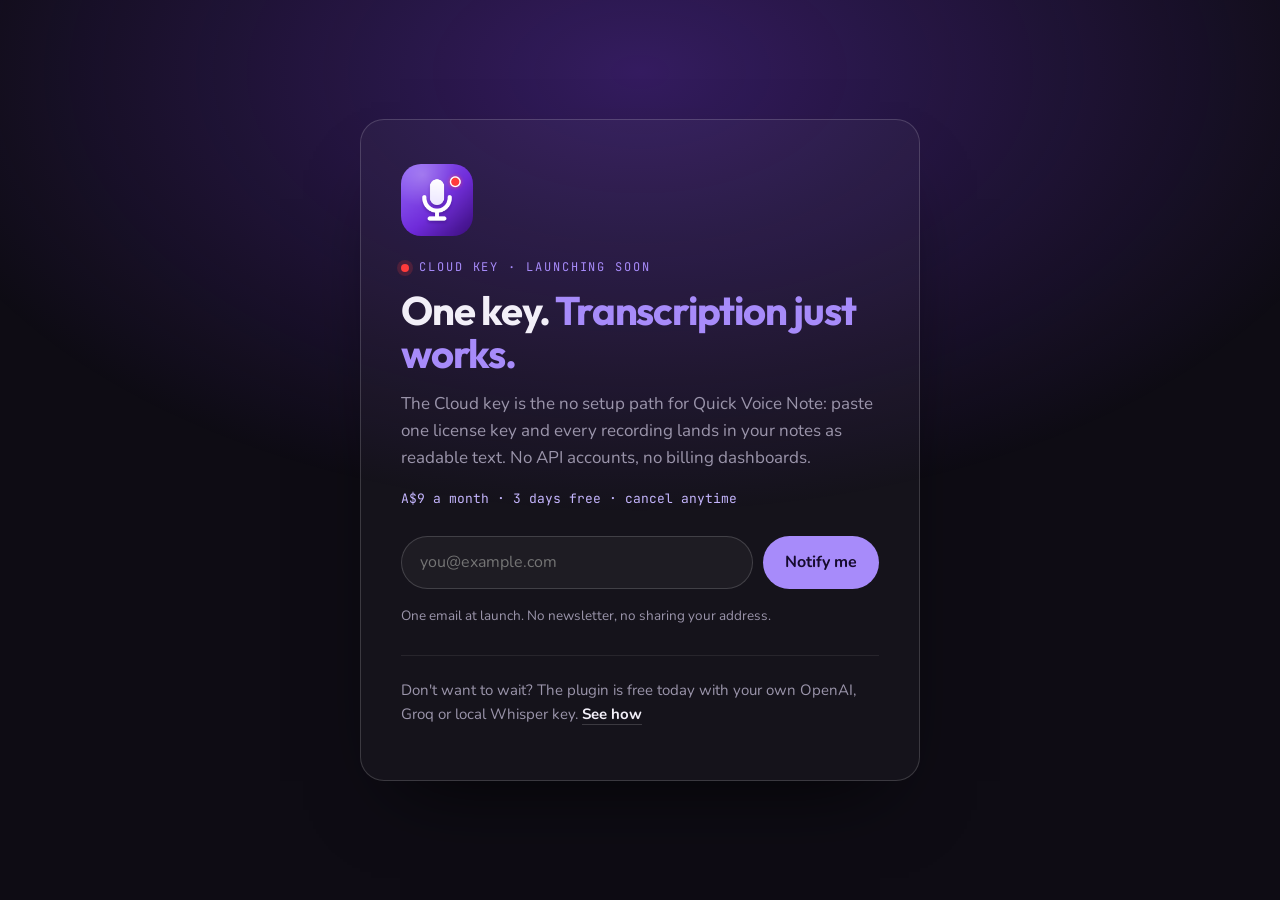
<file: docs/trial/index.html>
<!doctype html>
<html lang="en">
<head>
<meta charset="utf-8">
<meta name="viewport" content="width=device-width, initial-scale=1">
<title>Quick Voice Note Cloud: launching soon</title>
<meta name="description" content="The Cloud key for Quick Voice Note is launching soon. Leave your email and be first to know.">
<meta name="robots" content="noindex">
<link rel="icon" href="../img/icon-64.png">
<link rel="preconnect" href="https://fonts.googleapis.com">
<link rel="preconnect" href="https://fonts.gstatic.com" crossorigin>
<link rel="stylesheet" href="https://fonts.googleapis.com/css2?family=Outfit:wght@500;600;700&family=Nunito:wght@400;600;700&family=JetBrains+Mono:wght@400;500&display=swap">
<style>
  :root { --ground:#0e0c14; --text:#f2eff8; --muted:#9b95ab; --accent:#a78bfa; --accent-2:#c4b5fd; --accent-ink:#160b2e; --violet:#7c3aed; --rec:#ff3b3b; --line:rgba(255,255,255,.08); --line-strong:rgba(255,255,255,.16);
    --display:"Outfit","Nunito",system-ui,sans-serif; --body:"Nunito",system-ui,sans-serif; --mono:"JetBrains Mono",ui-monospace,monospace; }
  * { box-sizing:border-box }
  body { margin:0; min-height:100vh; background:var(--ground); color:var(--text); font-family:var(--body); font-size:17px; line-height:1.6; display:grid; place-items:center; padding:32px 20px; overflow-x:hidden }
  body::before { content:""; position:fixed; inset:-20%; background:radial-gradient(60% 50% at 50% 20%, rgba(124,58,237,.35), transparent 70%); pointer-events:none }
  .card { position:relative; width:100%; max-width:560px; background:rgba(255,255,255,.03); border:1px solid var(--line-strong); border-radius:24px; padding:44px 40px; box-shadow:0 40px 80px -40px rgba(0,0,0,.8) }
  .icon { width:72px; height:72px; border-radius:20px; margin-bottom:22px; display:block }
  .kicker { font-family:var(--mono); font-size:12px; letter-spacing:.16em; text-transform:uppercase; color:var(--accent); margin:0 0 12px; display:flex; align-items:center; gap:10px }
  .kicker::before { content:""; width:8px; height:8px; border-radius:50%; background:var(--rec); box-shadow:0 0 0 4px rgba(255,59,59,.18) }
  h1 { font-family:var(--display); font-weight:700; letter-spacing:-0.03em; font-size:clamp(30px,5vw,40px); line-height:1.08; margin:0 0 14px }
  h1 span { color:var(--accent) }
  p { color:var(--muted); margin:0 0 10px }
  .price { font-family:var(--mono); font-size:13px; color:var(--accent-2); margin:18px 0 26px }
  form { display:flex; gap:10px; flex-wrap:wrap }
  input { flex:1 1 220px; font:inherit; font-size:16px; color:var(--text); background:rgba(255,255,255,.04); border:1px solid var(--line-strong); border-radius:999px; padding:13px 18px; outline:none }
  input:focus { border-color:var(--accent); box-shadow:0 0 0 3px rgba(167,139,250,.25) }
  button { font:inherit; font-weight:700; font-size:16px; color:var(--accent-ink); background:var(--accent); border:0; border-radius:999px; padding:13px 22px; cursor:pointer; transition:background .2s, box-shadow .2s }
  button:hover { background:var(--accent-2); box-shadow:0 10px 40px -10px rgba(167,139,250,.7) }
  button:disabled { opacity:.6; cursor:default }
  .note { font-size:13.5px; margin-top:16px }
  .note a { color:var(--accent) }
  .done { display:none; padding:16px 18px; border-radius:14px; background:rgba(167,139,250,.12); border:1px solid rgba(167,139,250,.35); color:var(--text) }
  .err { display:none; color:#ff8c8c; font-size:14px; margin-top:10px }
  .free { margin-top:28px; padding-top:22px; border-top:1px solid var(--line); font-size:15px }
  .free a { color:var(--text); font-weight:700; text-decoration:none; border-bottom:1px solid var(--line-strong) }
</style>
</head>
<body>
<main class="card">
  <img class="icon" src="../img/icon-256.png" alt="">
  <p class="kicker">Cloud key · launching soon</p>
  <h1>One key. <span>Transcription just works.</span></h1>
  <p>The Cloud key is the no setup path for Quick Voice Note: paste one license key and every recording lands in your notes as readable text. No API accounts, no billing dashboards.</p>
  <p class="price">A$9 a month · 3 days free · cancel anytime</p>
  <form id="f" novalidate>
    <input id="email" type="email" name="email" placeholder="you@example.com" autocomplete="email" required>
    <button id="go" type="submit">Notify me</button>
  </form>
  <div class="err" id="err"></div>
  <div class="done" id="done">You're on the list. We'll email you once when the Cloud key opens, and nothing else.</div>
  <p class="note">One email at launch. No newsletter, no sharing your address.</p>
  <p class="free">Don't want to wait? The plugin is free today with your own OpenAI, Groq or local Whisper key. <a href="https://quickvoicenote.com/#pricing">See how</a></p>
</main>
<script>
  const f=document.getElementById('f'), email=document.getElementById('email'), go=document.getElementById('go'), err=document.getElementById('err'), done=document.getElementById('done');
  f.addEventListener('submit', async (e) => {
    e.preventDefault(); err.style.display='none';
    const v=email.value.trim();
    if(!/^[^\s@]+@[^\s@]+\.[^\s@]{2,}$/.test(v)){ err.textContent='Please enter a valid email address.'; err.style.display='block'; return; }
    go.disabled=true; go.textContent='Saving…';
    try {
      const r=await fetch('https://api.quickvoicenote.com/v1/waitlist',{method:'POST',headers:{'Content-Type':'application/json'},body:JSON.stringify({email:v})});
      const j=await r.json().catch(()=>({}));
      if(!r.ok) throw new Error((j.error&&j.error.message)||'Something went wrong. Please try again.');
      f.style.display='none'; done.style.display='block';
    } catch(ex){ err.textContent=ex.message; err.style.display='block'; go.disabled=false; go.textContent='Notify me'; }
  });
</script>
</body>
</html>
</file>
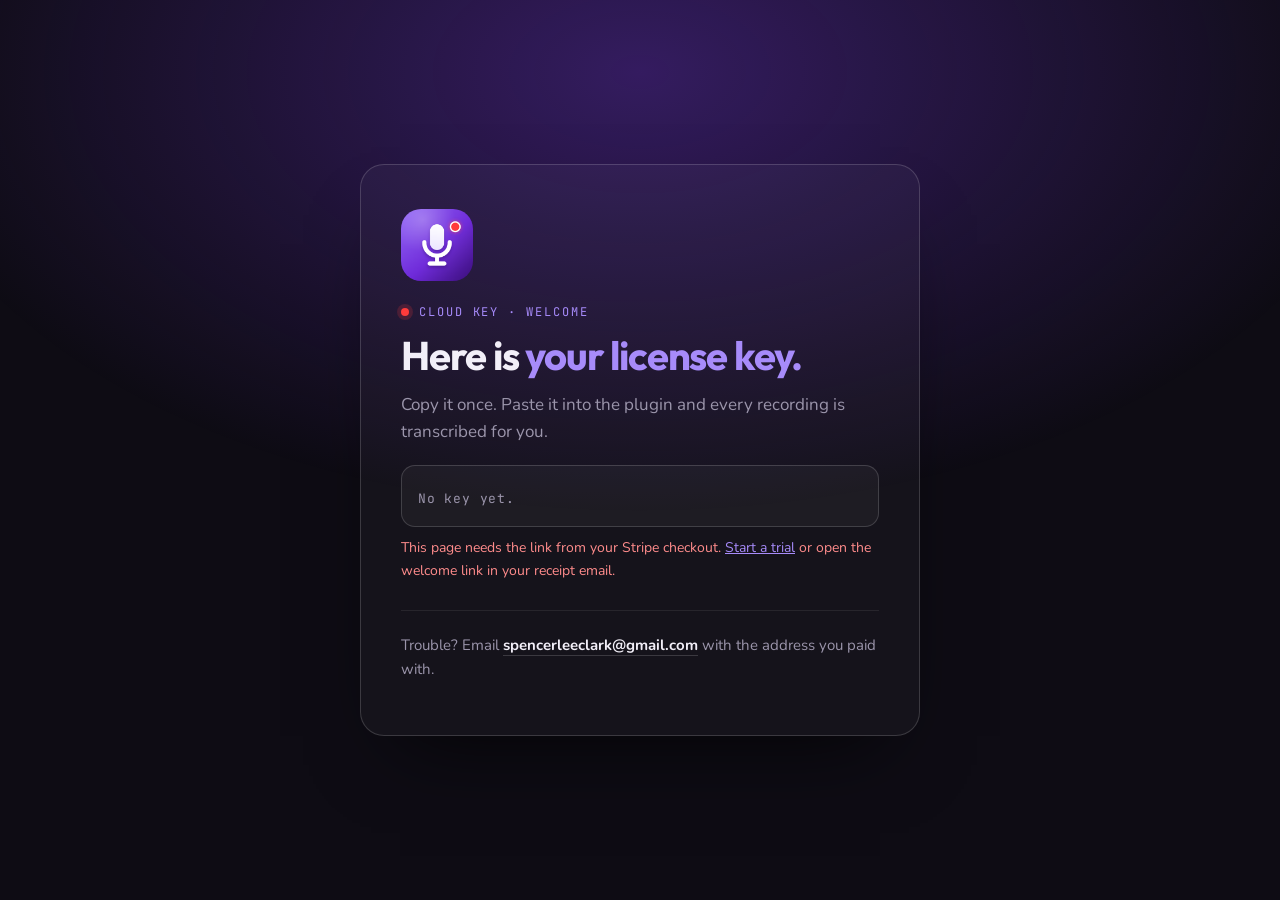
<file: docs/welcome/index.html>
<!doctype html>
<html lang="en">
<head>
<meta charset="utf-8">
<meta name="viewport" content="width=device-width, initial-scale=1">
<title>Quick Voice Note Cloud: your license key</title>
<meta name="description" content="Your Quick Voice Note Cloud license key.">
<meta name="robots" content="noindex">
<link rel="icon" href="../img/icon-64.png">
<link rel="preconnect" href="https://fonts.googleapis.com">
<link rel="preconnect" href="https://fonts.gstatic.com" crossorigin>
<link rel="stylesheet" href="https://fonts.googleapis.com/css2?family=Outfit:wght@500;600;700&family=Nunito:wght@400;600;700&family=JetBrains+Mono:wght@400;500&display=swap">
<style>
  :root { --ground:#0e0c14; --text:#f2eff8; --muted:#9b95ab; --accent:#a78bfa; --accent-2:#c4b5fd; --accent-ink:#160b2e; --violet:#7c3aed; --rec:#ff3b3b; --line:rgba(255,255,255,.08); --line-strong:rgba(255,255,255,.16);
    --display:"Outfit","Nunito",system-ui,sans-serif; --body:"Nunito",system-ui,sans-serif; --mono:"JetBrains Mono",ui-monospace,monospace; }
  * { box-sizing:border-box }
  body { margin:0; min-height:100vh; background:var(--ground); color:var(--text); font-family:var(--body); font-size:17px; line-height:1.6; display:grid; place-items:center; padding:32px 20px; overflow-x:hidden }
  body::before { content:""; position:fixed; inset:-20%; background:radial-gradient(60% 50% at 50% 20%, rgba(124,58,237,.35), transparent 70%); pointer-events:none }
  .card { position:relative; width:100%; max-width:560px; background:rgba(255,255,255,.03); border:1px solid var(--line-strong); border-radius:24px; padding:44px 40px; box-shadow:0 40px 80px -40px rgba(0,0,0,.8) }
  .icon { width:72px; height:72px; border-radius:20px; margin-bottom:22px; display:block }
  .kicker { font-family:var(--mono); font-size:12px; letter-spacing:.16em; text-transform:uppercase; color:var(--accent); margin:0 0 12px; display:flex; align-items:center; gap:10px }
  .kicker::before { content:""; width:8px; height:8px; border-radius:50%; background:var(--rec); box-shadow:0 0 0 4px rgba(255,59,59,.18) }
  h1 { font-family:var(--display); font-weight:700; letter-spacing:-0.03em; font-size:clamp(30px,5vw,40px); line-height:1.08; margin:0 0 14px }
  h1 span { color:var(--accent) }
  p { color:var(--muted); margin:0 0 10px }
  .price { font-family:var(--mono); font-size:13px; color:var(--accent-2); margin:18px 0 26px }
  form { display:flex; gap:10px; flex-wrap:wrap }
  input { flex:1 1 220px; font:inherit; font-size:16px; color:var(--text); background:rgba(255,255,255,.04); border:1px solid var(--line-strong); border-radius:999px; padding:13px 18px; outline:none }
  input:focus { border-color:var(--accent); box-shadow:0 0 0 3px rgba(167,139,250,.25) }
  button { font:inherit; font-weight:700; font-size:16px; color:var(--accent-ink); background:var(--accent); border:0; border-radius:999px; padding:13px 22px; cursor:pointer; transition:background .2s, box-shadow .2s }
  button:hover { background:var(--accent-2); box-shadow:0 10px 40px -10px rgba(167,139,250,.7) }
  button:disabled { opacity:.6; cursor:default }
  .note { font-size:13.5px; margin-top:16px }
  .note a { color:var(--accent) }
  .done { display:none; padding:16px 18px; border-radius:14px; background:rgba(167,139,250,.12); border:1px solid rgba(167,139,250,.35); color:var(--text) }
  .err { display:none; color:#ff8c8c; font-size:14px; margin-top:10px }
  .cta { display:inline-block; font-family:var(--body); font-weight:700; font-size:17px; color:var(--accent-ink); background:var(--accent); border-radius:999px; padding:15px 28px; text-decoration:none; transition:background .2s, box-shadow .2s }
.cta:hover { background:var(--accent-2); box-shadow:0 10px 40px -10px rgba(167,139,250,.7) }
.keybox { display:flex; gap:10px; align-items:center; flex-wrap:wrap; margin:20px 0 6px }
.key { flex:1 1 260px; font-family:var(--mono); font-size:clamp(15px,2.6vw,20px); letter-spacing:.04em; color:var(--text); background:rgba(255,255,255,.04); border:1px solid var(--line-strong); border-radius:14px; padding:14px 16px; user-select:all; word-break:break-all }
.copy { font:inherit; font-weight:700; font-size:15px; color:var(--accent-ink); background:var(--accent); border:0; border-radius:999px; padding:12px 20px; cursor:pointer }
.copy:hover { background:var(--accent-2) }
.wait { color:var(--muted); font-family:var(--mono); font-size:13px }
.err { display:none; color:#ff8c8c; font-size:14px; margin-top:10px }
.err a { color:var(--accent) }
ol { margin:22px 0 0; padding-left:22px; color:var(--muted); font-size:15px }
ol li { margin:6px 0 }
ol b { color:var(--text); font-weight:600 }
.free { margin-top:28px; padding-top:22px; border-top:1px solid var(--line); font-size:15px }
  .free a { color:var(--text); font-weight:700; text-decoration:none; border-bottom:1px solid var(--line-strong) }
</style>
</head>
<body>
<main class="card">
<img class="icon" src="../img/icon-256.png" alt="">
<p class="kicker">Cloud key · welcome</p>
<h1>Here is <span>your license key.</span></h1>
<p id="lead">Copy it once. Paste it into the plugin and every recording is transcribed for you.</p>
<div class="keybox" id="box">
<div class="key" id="key"><span class="wait" id="wait">Fetching your key…</span></div>
<button class="copy" id="copy" hidden>Copy</button>
</div>
<div class="err" id="err"></div>
<ol id="steps" hidden>
<li>Open Obsidian, then <b>Settings → Community plugins → Quick Voice Note</b>.</li>
<li>Paste the key into <b>License key</b>. The status line turns green.</li>
<li>Record. The text lands in your note.</li>
</ol>
<p class="note" id="foot" hidden>Keep the link to this page: it shows the same key again. A receipt from Stripe is on its way to <span id="email"></span>. Manage or cancel any time from the <a href="https://billing.stripe.com/p/login/dRm6oG8Yf1wfcdU1yo5sA00">subscription portal</a>.</p>
<p class="free">Trouble? Email <a href="mailto:spencerleeclark@gmail.com">spencerleeclark@gmail.com</a> with the address you paid with.</p>
</main>
<script>
const $=(id)=>document.getElementById(id);
const sid=new URLSearchParams(location.search).get('session_id')||'';
function fail(msg){ $('wait').textContent='No key yet.'; $('err').innerHTML=msg; $('err').style.display='block'; }
async function claim(){
  if(!sid){ fail('This page needs the link from your Stripe checkout. <a href="/trial/">Start a trial</a> or open the welcome link in your receipt email.'); return; }
  try {
    const r=await fetch('https://api.quickvoicenote.com/v1/claim',{method:'POST',headers:{'Content-Type':'application/json'},body:JSON.stringify({session_id:sid})});
    const j=await r.json().catch(()=>({}));
    if(!r.ok) throw new Error((j.error&&j.error.message)||'Something went wrong. Reload to try again.');
    $('key').textContent=j.key; $('copy').hidden=false; $('steps').hidden=false;
    if(j.email){ $('email').textContent=j.email; $('foot').hidden=false; }
    else { $('foot').hidden=false; $('email').textContent='your email'; }
    if(j.status==='trialing'&&j.trial_end){ const d=new Date(j.trial_end*1000); $('lead').textContent='Copy it once. Your trial runs until '+d.toLocaleDateString(undefined,{weekday:'long',day:'numeric',month:'long'})+', then A$9 a month. Cancel anytime.'; }
    $('copy').addEventListener('click', async ()=>{ try{ await navigator.clipboard.writeText(j.key); $('copy').textContent='Copied'; setTimeout(()=>$('copy').textContent='Copy',1800);}catch(e){ const r=document.createRange(); r.selectNodeContents($('key')); const s=getSelection(); s.removeAllRanges(); s.addRange(r);} });
  } catch(ex){ fail(ex.message+' If it keeps failing, email spencerleeclark@gmail.com with the address you paid with.'); }
}
claim();
</script>
</body>
</html>
</file>
